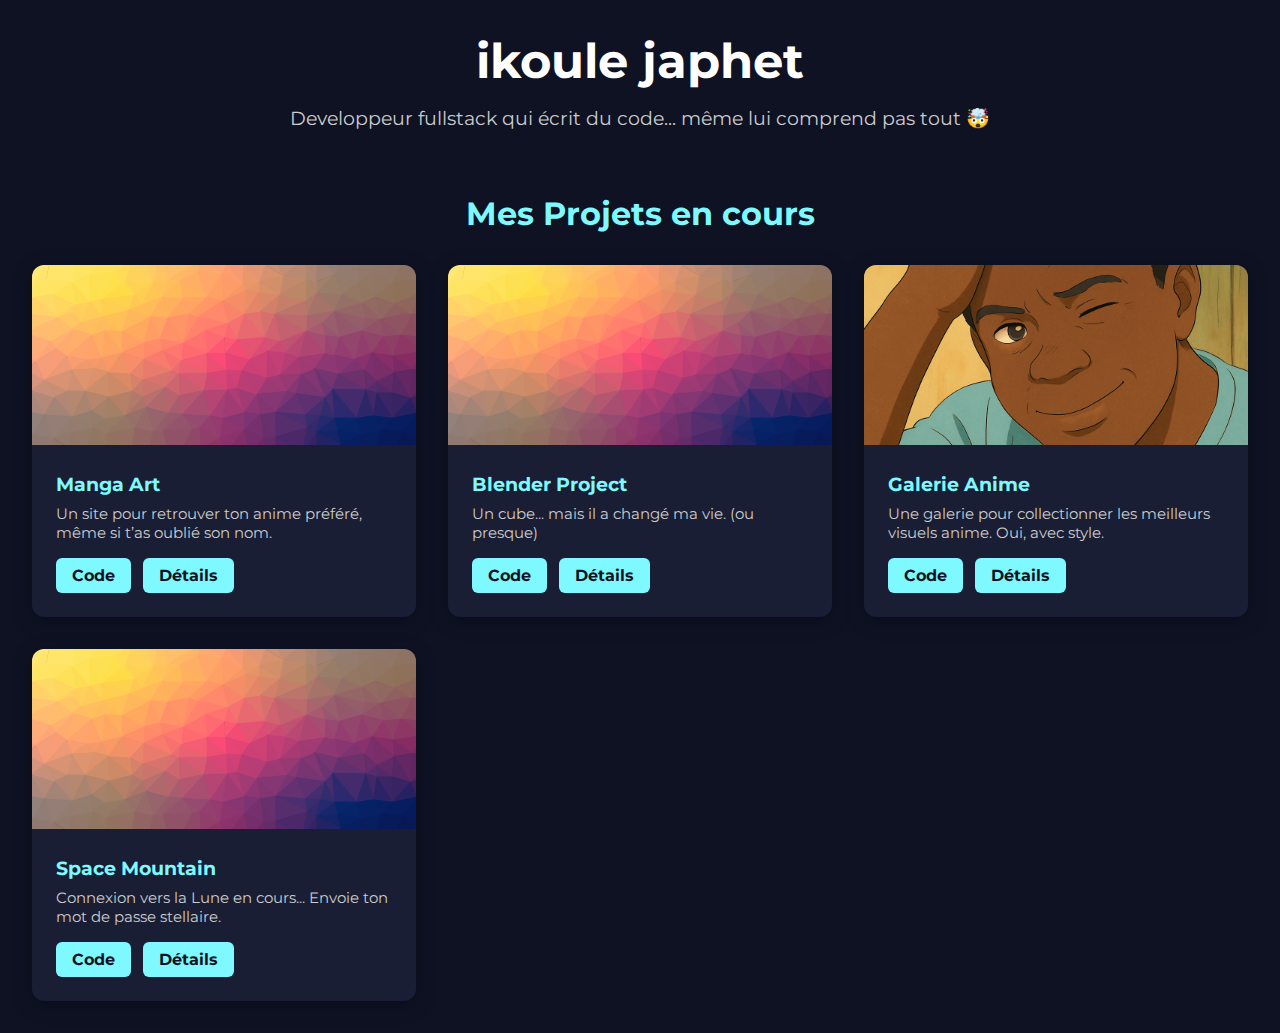
<file: refactor.html>
<!DOCTYPE html>
<html lang="fr">
<head>
  <meta charset="UTF-8">
  <meta name="viewport" content="width=device-width, initial-scale=1.0">
  <title>Portfolio de Japhet</title>
  <link href="https://fonts.googleapis.com/css2?family=Montserrat:wght@400;700&display=swap" rel="stylesheet">
  <style>
    * {
      margin: 0;
      padding: 0;
      box-sizing: border-box;
      font-family: 'Montserrat', sans-serif;
    }
    body {
      background-color: #0e1223;
      color: #fff;
      padding: 2rem;
    }
    header {
      text-align: center;
      margin-bottom: 4rem;
    }
    header h1 {
      font-size: 3rem;
      margin-bottom: 1rem;
    }
    header p {
      font-size: 1.2rem;
      color: #ccc;
    }
    .projects-section h2 {
      text-align: center;
      margin-bottom: 2rem;
      font-size: 2rem;
      color: #7df9ff;
    }
    .projects-grid {
      display: grid;
      grid-template-columns: repeat(auto-fit, minmax(300px, 1fr));
      gap: 2rem;
    }
    .card {
      background-color: #1a1e35;
      border-radius: 12px;
      overflow: hidden;
      box-shadow: 0 4px 20px rgba(0,0,0,0.3);
      transition: transform 0.3s ease;
    }
    .card:hover {
      transform: scale(1.02);
    }
    .card img {
      width: 100%;
      height: 180px;
      object-fit: cover;
    }
    .card-body {
      padding: 1.5rem;
    }
    .card-body h3 {
      margin-bottom: 0.5rem;
      color: #7df9ff;
    }
    .card-body p {
      font-size: 0.95rem;
      margin-bottom: 1rem;
      color: #ccc;
    }
    .buttons a {
      display: inline-block;
      background-color: #7df9ff;
      color: #0e1223;
      padding: 0.5rem 1rem;
      margin-right: 0.5rem;
      border-radius: 6px;
      text-decoration: none;
      font-weight: bold;
      transition: background 0.3s;
    }
    .buttons a:hover {
      background-color: #5fd2d3;
    }
  </style>
</head>
<body>
  <header>
    <h1>ikoule japhet</h1>
    <p>Developpeur fullstack qui écrit du code... même lui comprend pas tout 🤯</p>
  </header>

  <section class="projects-section">
    <h2>Mes Projets en cours</h2>
    <div class="projects-grid">

      <div class="card">
        <img src="img/cool-background.png" alt="Manga Art">
        <div class="card-body">
          <h3>Manga Art</h3>
          <p>Un site pour retrouver ton anime préféré, même si t’as oublié son nom.</p>
          <div class="buttons">
            <a href="#">Code</a>
            <a href="#">Détails</a>
          </div>
        </div>
      </div>

      <div class="card">
        <img src="img/cool-background.png" alt="Blender Cube">
        <div class="card-body">
          <h3>Blender Project</h3>
          <p>Un cube... mais il a changé ma vie. (ou presque)</p>
          <div class="buttons">
            <a href="#">Code</a>
            <a href="#">Détails</a>
          </div>
        </div>
      </div>

      <div class="card">
        <img src="img/moi.png" alt="Galerie Anime">
        <div class="card-body">
          <h3>Galerie Anime</h3>
          <p>Une galerie pour collectionner les meilleurs visuels anime. Oui, avec style.</p>
          <div class="buttons">
            <a href="#">Code</a>
            <a href="#">Détails</a>
          </div>
        </div>
      </div>

      <div class="card">
        <img src="img/cool-background.png" alt="Projet Space">
        <div class="card-body">
          <h3>Space Mountain</h3>
          <p>Connexion vers la Lune en cours... Envoie ton mot de passe stellaire.</p>
          <div class="buttons">
            <a href="#">Code</a>
            <a href="#">Détails</a>
          </div>
        </div>
      </div>

    </div>
  </section>
</body>
</html>
</file>
